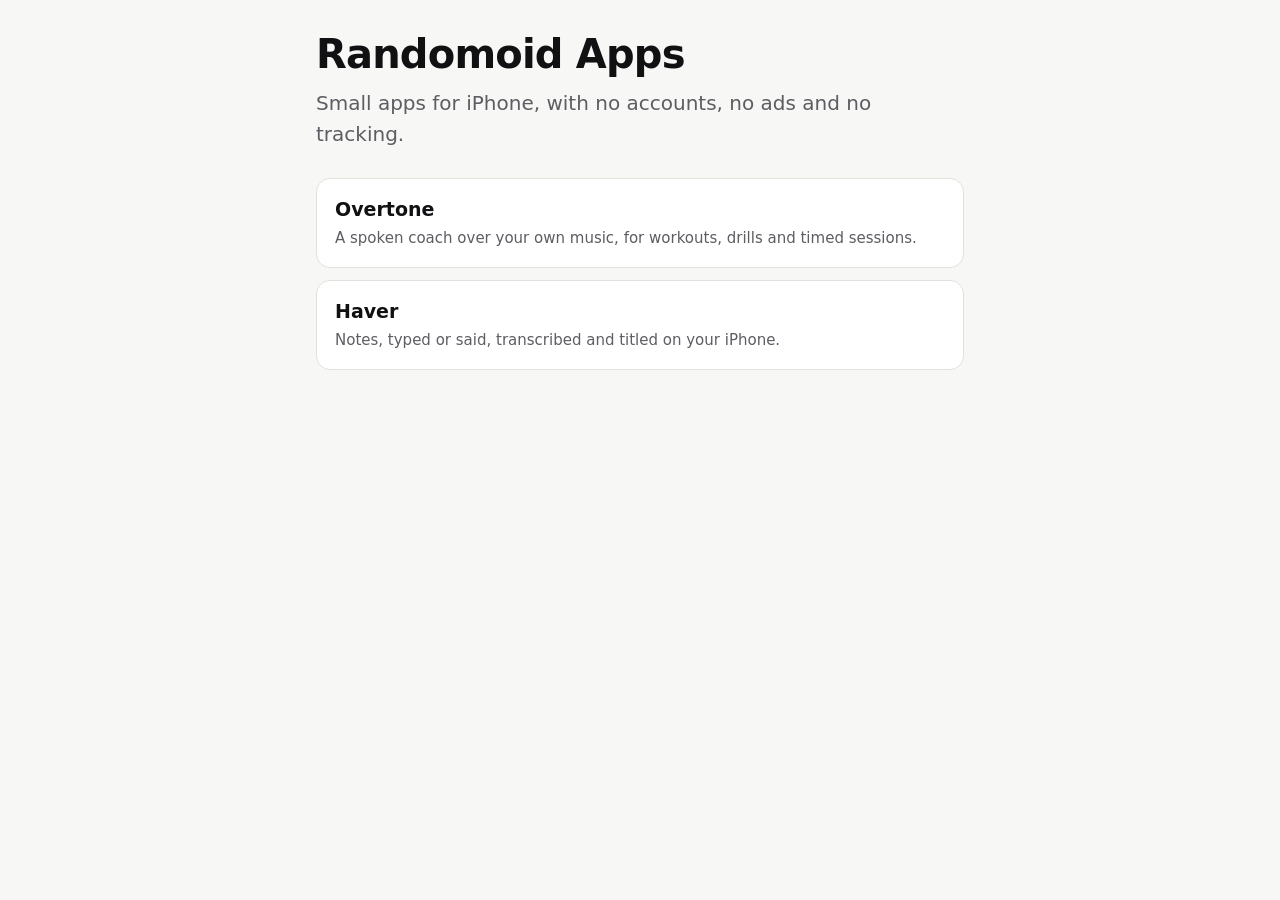
<file: index.html>
<!doctype html>
<html lang="en">
<head>
<meta charset="utf-8">
<meta name="viewport" content="width=device-width, initial-scale=1">
<title>Randomoid Apps</title>
<meta name="description" content="Small apps for iPhone that keep what you do on your phone.">
<link rel="stylesheet" href="style.css">
</head>
<body class="home">
<main>
  <h1>Randomoid Apps</h1>
  <p class="lead">Small apps for iPhone, with no accounts, no ads and no tracking.</p>
  <ul class="apps">
    <li><a href="overtone/"><strong>Overtone</strong>
      <span class="muted">A spoken coach over your own music, for workouts, drills and timed sessions.</span></a></li>
    <li><a href="haver/"><strong>Haver</strong>
      <span class="muted">Notes, typed or said, transcribed and titled on your iPhone.</span></a></li>
  </ul>
</main>
</body>
</html>
</file>
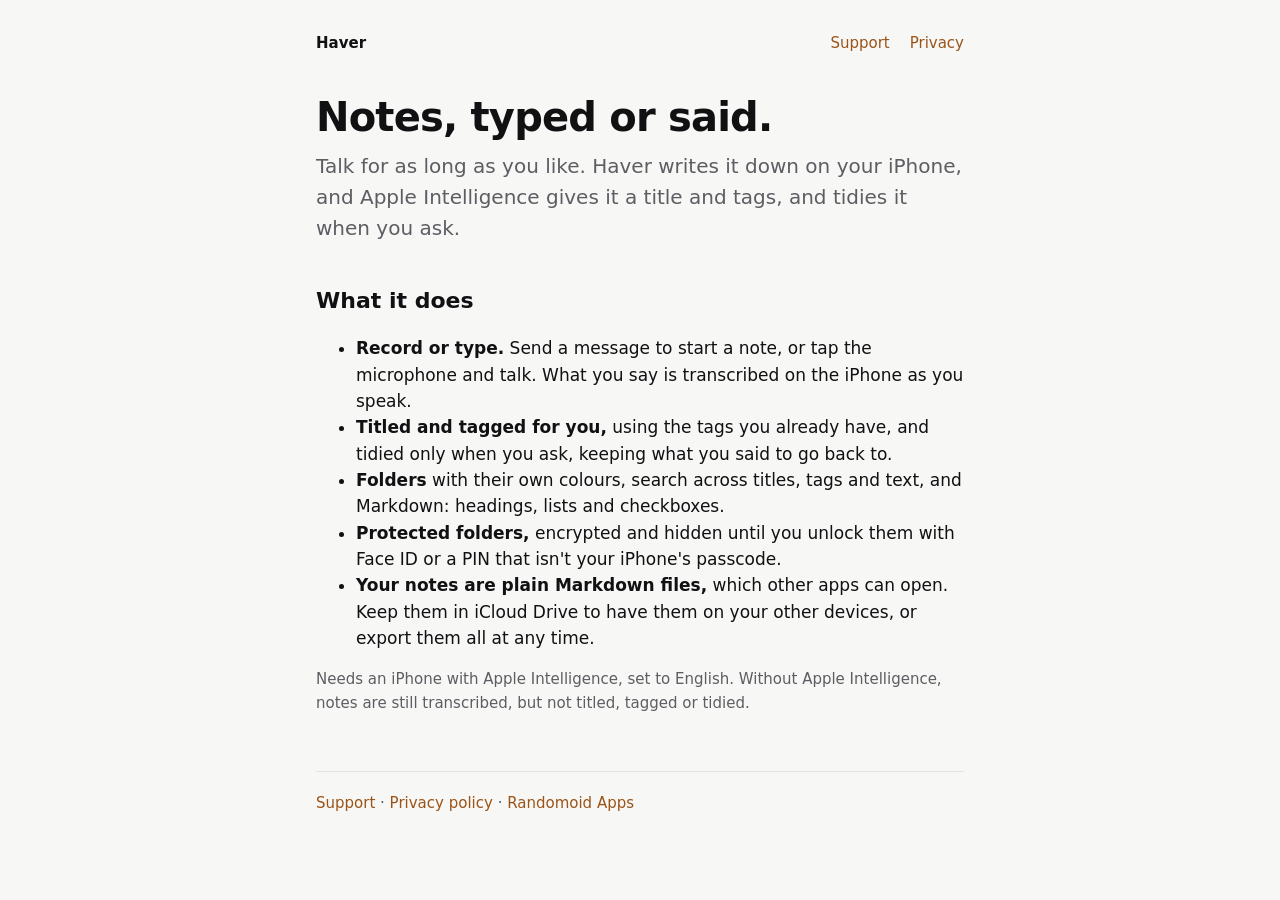
<file: haver/index.html>
<!doctype html>
<html lang="en">
<head>
<meta charset="utf-8">
<meta name="viewport" content="width=device-width, initial-scale=1">
<title>Haver</title>
<link rel="stylesheet" href="../style.css">
</head>
<body class="haver">
<main>
  <nav>
    <a href="./">Haver</a>
    <a href="support.html">Support</a>
    <a href="privacy.html">Privacy</a>
  </nav>
  <h1>Notes, typed or said.</h1>
  <p class="lead">Talk for as long as you like. Haver writes it down on your iPhone, and Apple
    Intelligence gives it a title and tags, and tidies it when you ask.</p>

  <h2>What it does</h2>
  <ul>
    <li><strong>Record or type.</strong> Send a message to start a note, or tap the microphone and talk.
      What you say is transcribed on the iPhone as you speak.</li>
    <li><strong>Titled and tagged for you,</strong> using the tags you already have, and tidied only when
      you ask, keeping what you said to go back to.</li>
    <li><strong>Folders</strong> with their own colours, search across titles, tags and text, and
      Markdown: headings, lists and checkboxes.</li>
    <li><strong>Protected folders,</strong> encrypted and hidden until you unlock them with Face ID or a PIN
      that isn't your iPhone's passcode.</li>
    <li><strong>Your notes are plain Markdown files,</strong> which other apps can open. Keep them in iCloud
      Drive to have them on your other devices, or export them all at any time.</li>
  </ul>
  <p class="muted">Needs an iPhone with Apple Intelligence, set to English. Without Apple Intelligence,
    notes are still transcribed, but not titled, tagged or tidied.</p>

  <footer class="muted">
    <a href="support.html">Support</a> · <a href="privacy.html">Privacy policy</a> · <a href="../">Randomoid Apps</a>
  </footer>
</main>
</body>
</html>
</file>
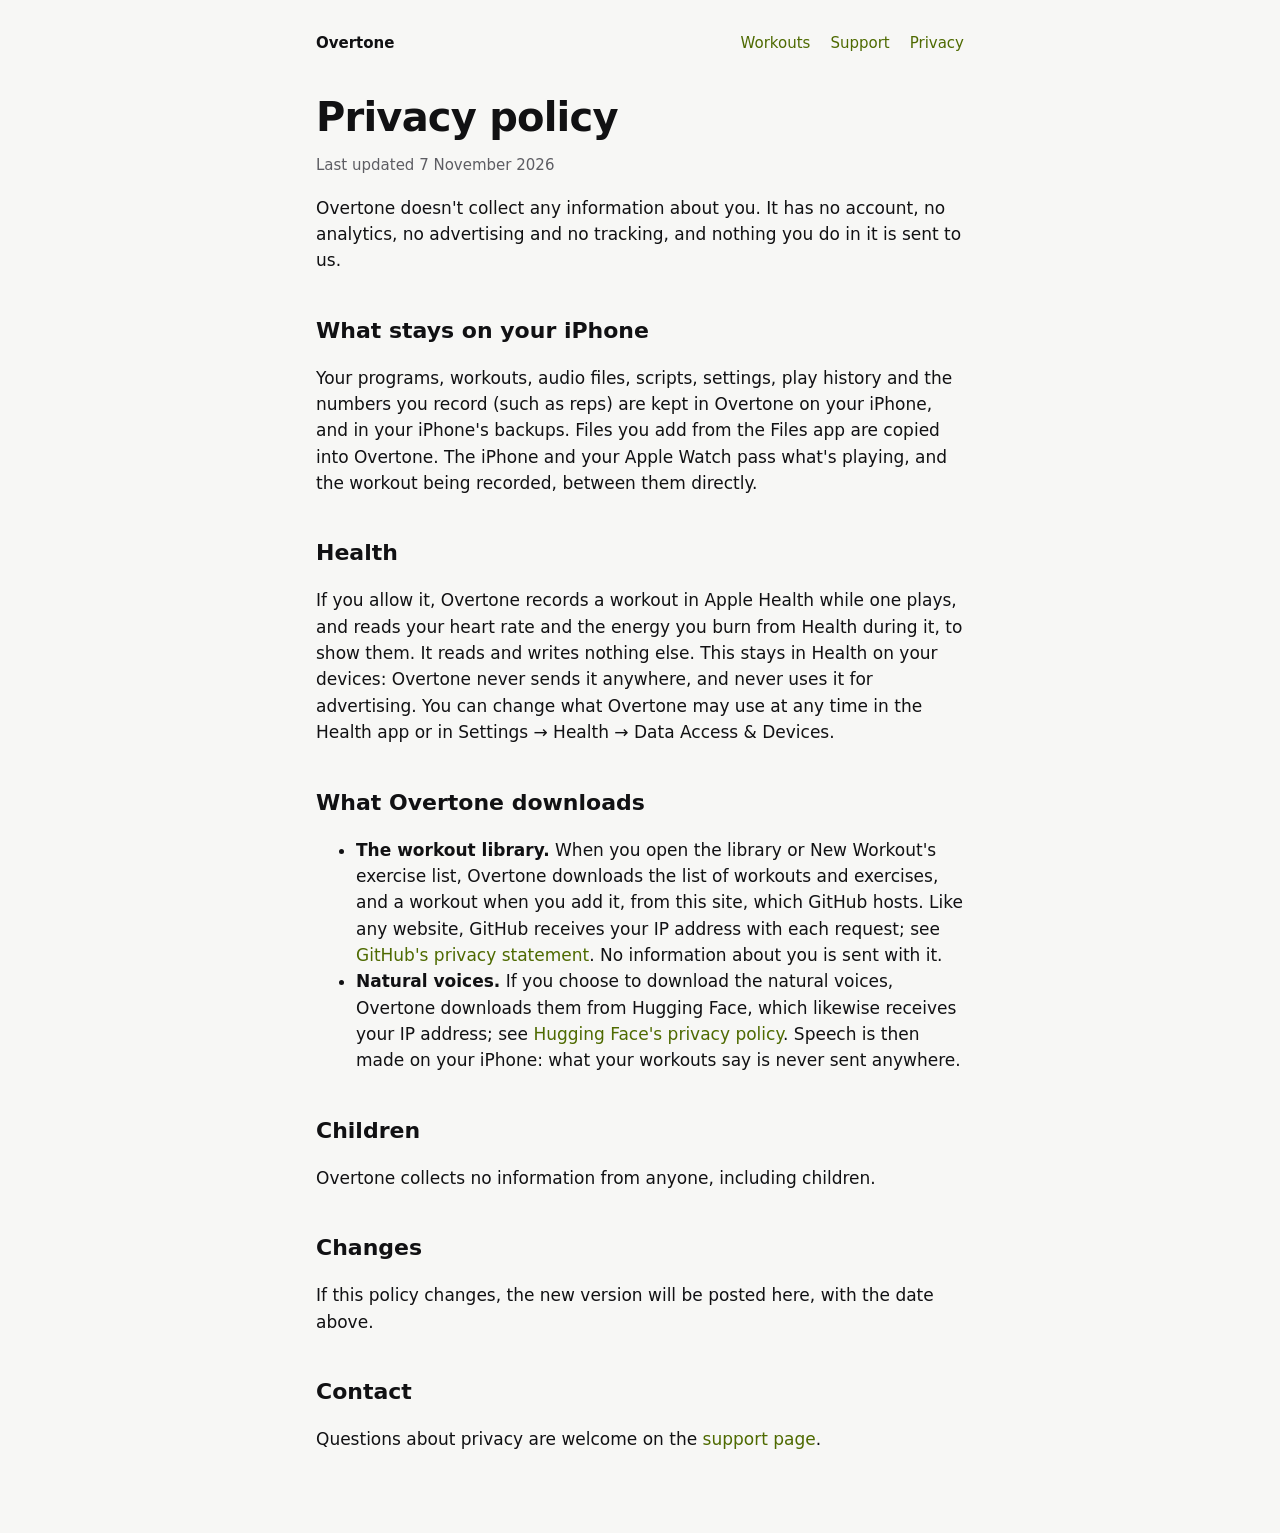
<file: privacy.html>
<!doctype html>
<html lang="en">
<head>
<meta charset="utf-8">
<meta name="viewport" content="width=device-width, initial-scale=1">
<title>Overtone Privacy Policy</title>
<link rel="stylesheet" href="style.css">
</head>
<body>
<main>
  <nav>
    <a href="./">Overtone</a>
    <a href="https://github.com/overtone-workouts/overtone-workouts">Workouts</a>
    <a href="support.html">Support</a>
    <a href="privacy.html">Privacy</a>
  </nav>
  <h1>Privacy policy</h1>
  <p class="muted">Last updated 7 November 2026</p>

  <p>Overtone doesn't collect any information about you. It has no account, no analytics, no
    advertising and no tracking, and nothing you do in it is sent to us.</p>

  <h2>What stays on your iPhone</h2>
  <p>Your programs, workouts, audio files, scripts, settings, play history and the numbers you
    record (such as reps) are kept in Overtone on your iPhone, and in your iPhone's backups. Files you
    add from the Files app are copied into Overtone. The iPhone and your Apple Watch pass what's
    playing, and the workout being recorded, between them directly.</p>

  <h2>Health</h2>
  <p>If you allow it, Overtone records a workout in Apple Health while one plays, and reads your
    heart rate and the energy you burn from Health during it, to show them. It reads and writes nothing
    else. This stays in Health on your devices: Overtone never sends it anywhere, and never uses it for
    advertising. You can change what Overtone may use at any time in the Health app or in Settings →
    Health → Data Access &amp; Devices.</p>

  <h2>What Overtone downloads</h2>
  <ul>
    <li><strong>The workout library.</strong> When you open the library or New Workout's exercise list,
      Overtone downloads the list of workouts and exercises, and a workout when you add it, from this
      site, which GitHub hosts. Like any website, GitHub receives your IP address with each request;
      see <a href="https://docs.github.com/site-policy/privacy-policies/github-general-privacy-statement">GitHub's
      privacy statement</a>. No information about you is sent with it.</li>
    <li><strong>Natural voices.</strong> If you choose to download the natural voices, Overtone downloads
      them from Hugging Face, which likewise receives your IP address; see
      <a href="https://huggingface.co/privacy">Hugging Face's privacy policy</a>. Speech is then made on
      your iPhone: what your workouts say is never sent anywhere.</li>
  </ul>

  <h2>Children</h2>
  <p>Overtone collects no information from anyone, including children.</p>

  <h2>Changes</h2>
  <p>If this policy changes, the new version will be posted here, with the date above.</p>

  <h2>Contact</h2>
  <p>Questions about privacy are welcome on the <a href="support.html">support page</a>.</p>
</main>
</body>
</html>
</file>
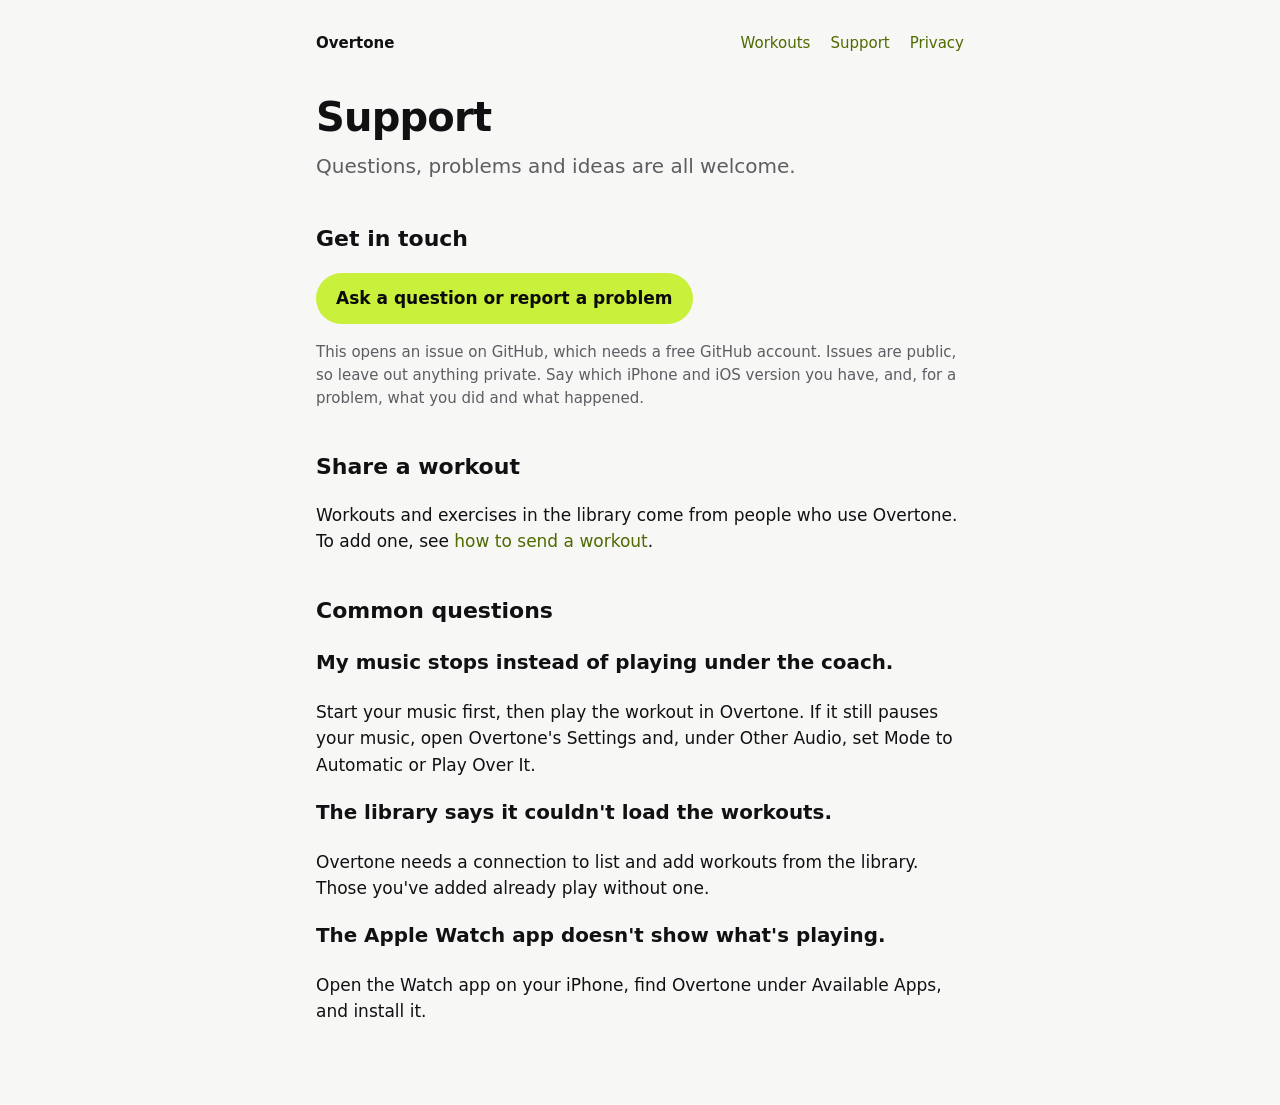
<file: support.html>
<!doctype html>
<html lang="en">
<head>
<meta charset="utf-8">
<meta name="viewport" content="width=device-width, initial-scale=1">
<title>Overtone Support</title>
<link rel="stylesheet" href="style.css">
</head>
<body>
<main>
  <nav>
    <a href="./">Overtone</a>
    <a href="https://github.com/overtone-workouts/overtone-workouts">Workouts</a>
    <a href="support.html">Support</a>
    <a href="privacy.html">Privacy</a>
  </nav>
  <h1>Support</h1>
  <p class="lead">Questions, problems and ideas are all welcome.</p>

  <h2>Get in touch</h2>
  <p><a class="button" href="https://github.com/overtone-workouts/overtone-workouts.github.io/issues/new">Ask a question or report a problem</a></p>
  <p class="muted">This opens an issue on GitHub, which needs a free GitHub account. Issues are public,
    so leave out anything private. Say which iPhone and iOS version you have, and, for a problem, what you
    did and what happened.</p>

  <h2>Share a workout</h2>
  <p>Workouts and exercises in the library come from people who use Overtone. To add one, see
    <a href="https://github.com/overtone-workouts/overtone-workouts#readme">how to send a workout</a>.</p>

  <h2>Common questions</h2>
  <h3>My music stops instead of playing under the coach.</h3>
  <p>Start your music first, then play the workout in Overtone. If it still pauses your music, open
    Overtone's Settings and, under Other Audio, set Mode to Automatic or Play Over It.</p>
  <h3>The library says it couldn't load the workouts.</h3>
  <p>Overtone needs a connection to list and add workouts from the library. Those you've added already
    play without one.</p>
  <h3>The Apple Watch app doesn't show what's playing.</h3>
  <p>Open the Watch app on your iPhone, find Overtone under Available Apps, and install it.</p>
</main>
</body>
</html>
</file>
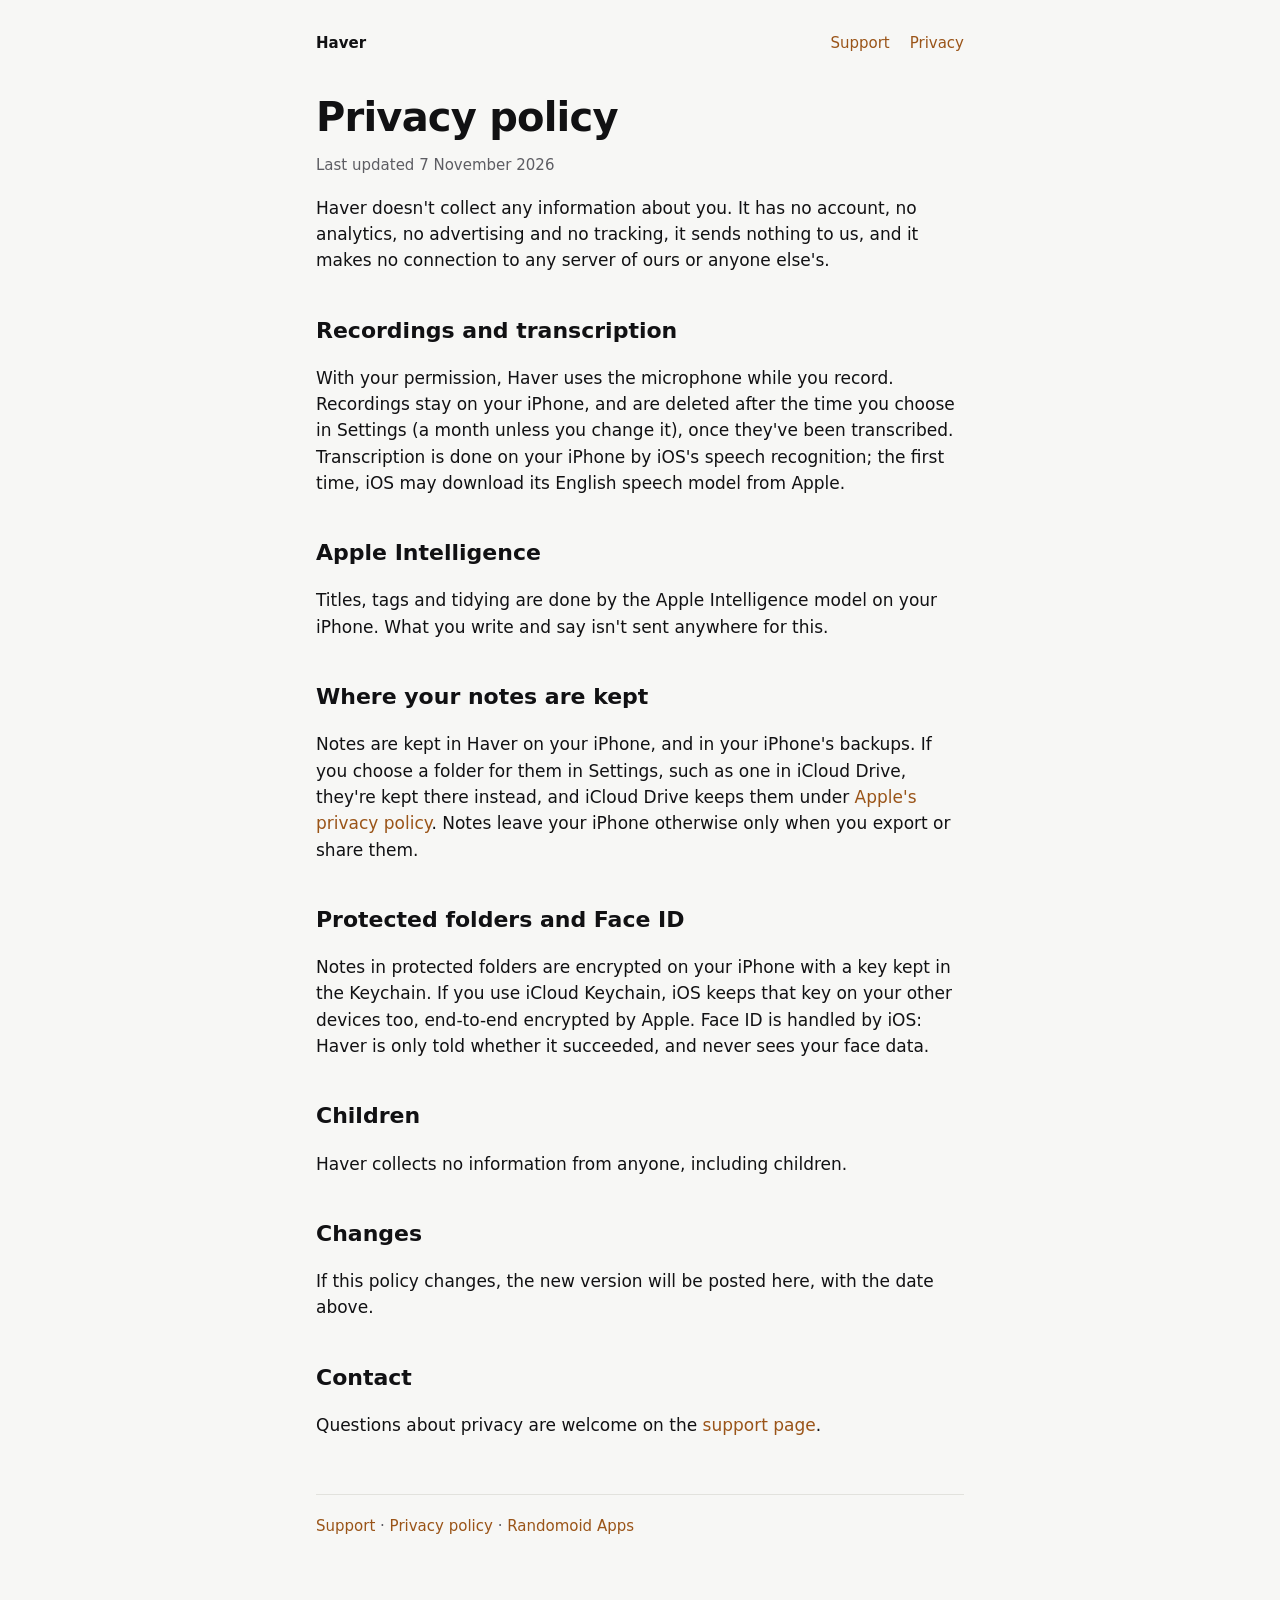
<file: haver/privacy.html>
<!doctype html>
<html lang="en">
<head>
<meta charset="utf-8">
<meta name="viewport" content="width=device-width, initial-scale=1">
<title>Haver Privacy Policy</title>
<link rel="stylesheet" href="../style.css">
</head>
<body class="haver">
<main>
  <nav>
    <a href="./">Haver</a>
    <a href="support.html">Support</a>
    <a href="privacy.html">Privacy</a>
  </nav>
  <h1>Privacy policy</h1>
  <p class="muted">Last updated 7 November 2026</p>

  <p>Haver doesn't collect any information about you. It has no account, no analytics, no advertising
    and no tracking, it sends nothing to us, and it makes no connection to any server of ours or anyone
    else's.</p>

  <h2>Recordings and transcription</h2>
  <p>With your permission, Haver uses the microphone while you record. Recordings stay on your iPhone,
    and are deleted after the time you choose in Settings (a month unless you change it), once they've
    been transcribed. Transcription is done on your iPhone by iOS's speech recognition; the first time,
    iOS may download its English speech model from Apple.</p>

  <h2>Apple Intelligence</h2>
  <p>Titles, tags and tidying are done by the Apple Intelligence model on your iPhone. What you write
    and say isn't sent anywhere for this.</p>

  <h2>Where your notes are kept</h2>
  <p>Notes are kept in Haver on your iPhone, and in your iPhone's backups. If you choose a folder for
    them in Settings, such as one in iCloud Drive, they're kept there instead, and iCloud Drive keeps
    them under <a href="https://www.apple.com/legal/privacy/">Apple's privacy policy</a>. Notes leave
    your iPhone otherwise only when you export or share them.</p>

  <h2>Protected folders and Face ID</h2>
  <p>Notes in protected folders are encrypted on your iPhone with a key kept in the Keychain. If you use
    iCloud Keychain, iOS keeps that key on your other devices too, end-to-end encrypted by Apple. Face ID
    is handled by iOS: Haver is only told whether it succeeded, and never sees your face data.</p>

  <h2>Children</h2>
  <p>Haver collects no information from anyone, including children.</p>

  <h2>Changes</h2>
  <p>If this policy changes, the new version will be posted here, with the date above.</p>

  <h2>Contact</h2>
  <p>Questions about privacy are welcome on the <a href="support.html">support page</a>.</p>

  <footer class="muted">
    <a href="support.html">Support</a> · <a href="privacy.html">Privacy policy</a> · <a href="../">Randomoid Apps</a>
  </footer>
</main>
</body>
</html>
</file>
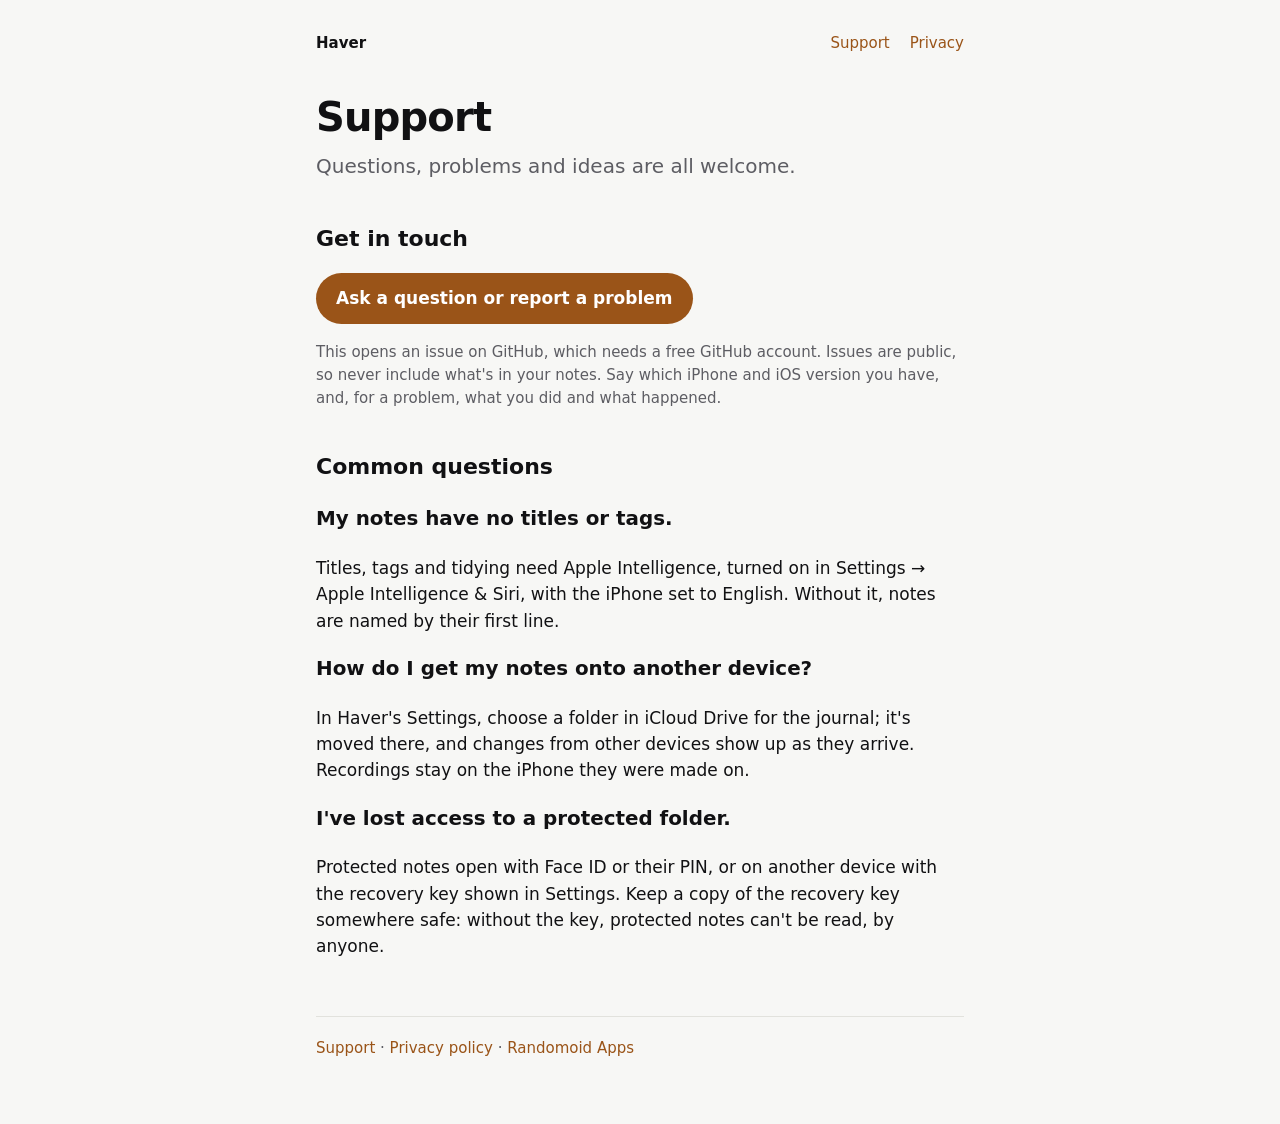
<file: haver/support.html>
<!doctype html>
<html lang="en">
<head>
<meta charset="utf-8">
<meta name="viewport" content="width=device-width, initial-scale=1">
<title>Haver Support</title>
<link rel="stylesheet" href="../style.css">
</head>
<body class="haver">
<main>
  <nav>
    <a href="./">Haver</a>
    <a href="support.html">Support</a>
    <a href="privacy.html">Privacy</a>
  </nav>
  <h1>Support</h1>
  <p class="lead">Questions, problems and ideas are all welcome.</p>

  <h2>Get in touch</h2>
  <p><a class="button" href="https://github.com/randomoid-apps/randomoid-apps.github.io/issues/new?title=Haver%3A%20">Ask a question or report a problem</a></p>
  <p class="muted">This opens an issue on GitHub, which needs a free GitHub account. Issues are public,
    so never include what's in your notes. Say which iPhone and iOS version you have, and, for a problem,
    what you did and what happened.</p>

  <h2>Common questions</h2>
  <h3>My notes have no titles or tags.</h3>
  <p>Titles, tags and tidying need Apple Intelligence, turned on in Settings → Apple Intelligence &amp;
    Siri, with the iPhone set to English. Without it, notes are named by their first line.</p>
  <h3>How do I get my notes onto another device?</h3>
  <p>In Haver's Settings, choose a folder in iCloud Drive for the journal; it's moved there, and changes
    from other devices show up as they arrive. Recordings stay on the iPhone they were made on.</p>
  <h3>I've lost access to a protected folder.</h3>
  <p>Protected notes open with Face ID or their PIN, or on another device with the recovery key shown in
    Settings. Keep a copy of the recovery key somewhere safe: without the key, protected notes can't be
    read, by anyone.</p>

  <footer class="muted">
    <a href="support.html">Support</a> · <a href="privacy.html">Privacy policy</a> · <a href="../">Randomoid Apps</a>
  </footer>
</main>
</body>
</html>
</file>
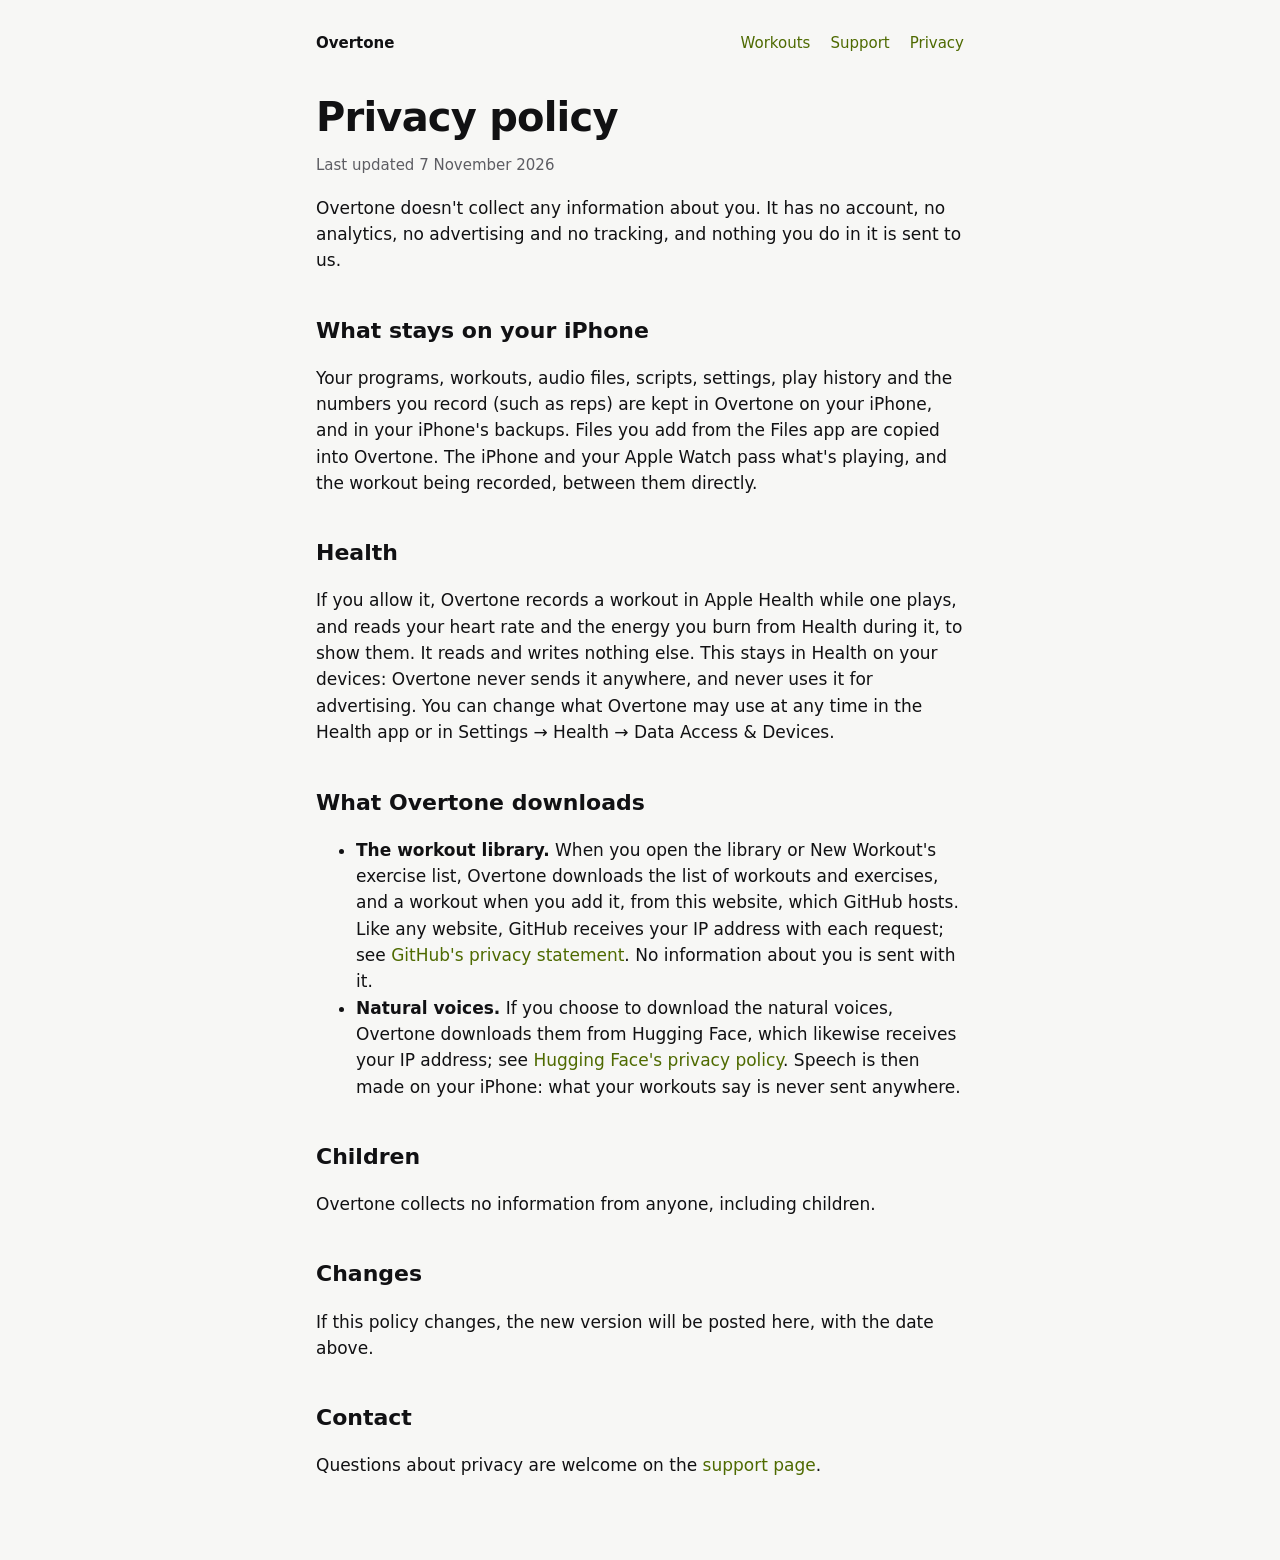
<file: overtone/privacy.html>
<!doctype html>
<html lang="en">
<head>
<meta charset="utf-8">
<meta name="viewport" content="width=device-width, initial-scale=1">
<title>Overtone Privacy Policy</title>
<link rel="stylesheet" href="../style.css">
</head>
<body>
<main>
  <nav>
    <a href="./">Overtone</a>
    <a href="https://github.com/randomoid-apps/overtone-workouts">Workouts</a>
    <a href="support.html">Support</a>
    <a href="privacy.html">Privacy</a>
  </nav>
  <h1>Privacy policy</h1>
  <p class="muted">Last updated 7 November 2026</p>

  <p>Overtone doesn't collect any information about you. It has no account, no analytics, no
    advertising and no tracking, and nothing you do in it is sent to us.</p>

  <h2>What stays on your iPhone</h2>
  <p>Your programs, workouts, audio files, scripts, settings, play history and the numbers you
    record (such as reps) are kept in Overtone on your iPhone, and in your iPhone's backups. Files you
    add from the Files app are copied into Overtone. The iPhone and your Apple Watch pass what's
    playing, and the workout being recorded, between them directly.</p>

  <h2>Health</h2>
  <p>If you allow it, Overtone records a workout in Apple Health while one plays, and reads your
    heart rate and the energy you burn from Health during it, to show them. It reads and writes nothing
    else. This stays in Health on your devices: Overtone never sends it anywhere, and never uses it for
    advertising. You can change what Overtone may use at any time in the Health app or in Settings →
    Health → Data Access &amp; Devices.</p>

  <h2>What Overtone downloads</h2>
  <ul>
    <li><strong>The workout library.</strong> When you open the library or New Workout's exercise list,
      Overtone downloads the list of workouts and exercises, and a workout when you add it, from this
      website, which GitHub hosts. Like any website, GitHub receives your IP address with each request;
      see <a href="https://docs.github.com/site-policy/privacy-policies/github-general-privacy-statement">GitHub's
      privacy statement</a>. No information about you is sent with it.</li>
    <li><strong>Natural voices.</strong> If you choose to download the natural voices, Overtone downloads
      them from Hugging Face, which likewise receives your IP address; see
      <a href="https://huggingface.co/privacy">Hugging Face's privacy policy</a>. Speech is then made on
      your iPhone: what your workouts say is never sent anywhere.</li>
  </ul>

  <h2>Children</h2>
  <p>Overtone collects no information from anyone, including children.</p>

  <h2>Changes</h2>
  <p>If this policy changes, the new version will be posted here, with the date above.</p>

  <h2>Contact</h2>
  <p>Questions about privacy are welcome on the <a href="support.html">support page</a>.</p>
</main>
</body>
</html>
</file>
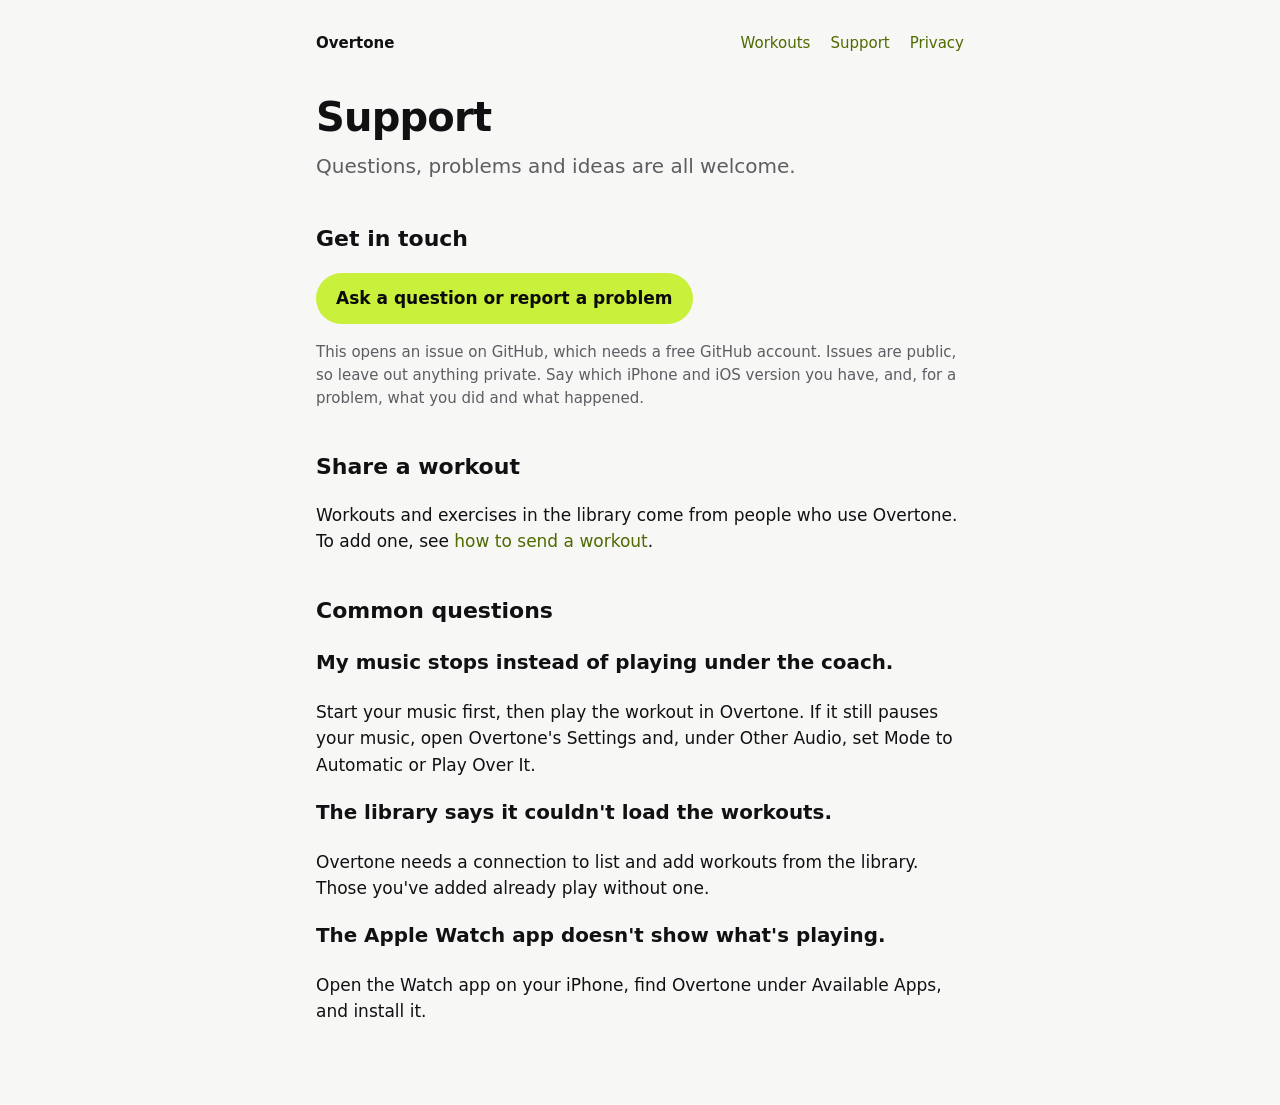
<file: overtone/support.html>
<!doctype html>
<html lang="en">
<head>
<meta charset="utf-8">
<meta name="viewport" content="width=device-width, initial-scale=1">
<title>Overtone Support</title>
<link rel="stylesheet" href="../style.css">
</head>
<body>
<main>
  <nav>
    <a href="./">Overtone</a>
    <a href="https://github.com/randomoid-apps/overtone-workouts">Workouts</a>
    <a href="support.html">Support</a>
    <a href="privacy.html">Privacy</a>
  </nav>
  <h1>Support</h1>
  <p class="lead">Questions, problems and ideas are all welcome.</p>

  <h2>Get in touch</h2>
  <p><a class="button" href="https://github.com/randomoid-apps/randomoid-apps.github.io/issues/new?title=Overtone%3A%20">Ask a question or report a problem</a></p>
  <p class="muted">This opens an issue on GitHub, which needs a free GitHub account. Issues are public,
    so leave out anything private. Say which iPhone and iOS version you have, and, for a problem, what you
    did and what happened.</p>

  <h2>Share a workout</h2>
  <p>Workouts and exercises in the library come from people who use Overtone. To add one, see
    <a href="https://github.com/randomoid-apps/overtone-workouts#readme">how to send a workout</a>.</p>

  <h2>Common questions</h2>
  <h3>My music stops instead of playing under the coach.</h3>
  <p>Start your music first, then play the workout in Overtone. If it still pauses your music, open
    Overtone's Settings and, under Other Audio, set Mode to Automatic or Play Over It.</p>
  <h3>The library says it couldn't load the workouts.</h3>
  <p>Overtone needs a connection to list and add workouts from the library. Those you've added already
    play without one.</p>
  <h3>The Apple Watch app doesn't show what's playing.</h3>
  <p>Open the Watch app on your iPhone, find Overtone under Available Apps, and install it.</p>
</main>
</body>
</html>
</file>
<file: style.css>
:root {
  --bg: #f7f7f5;
  --ink: #111113;
  --muted: #5d5d63;
  --accent: #4e6a00;
  --fill: #c9f03a;
  --on-fill: #0b0b0c;
  --card: #ffffff;
  --line: #e2e2dd;
}
@media (prefers-color-scheme: dark) {
  :root {
    --bg: #0b0b0c;
    --ink: #f2f2ee;
    --muted: #a3a3a8;
    --accent: #d7ff3a;
    --fill: #d7ff3a;
    --on-fill: #0b0b0c;
    --card: #17171a;
    --line: #2a2a2e;
  }
}
* { box-sizing: border-box; }
body {
  margin: 0;
  background: var(--bg);
  color: var(--ink);
  font: 17px/1.55 -apple-system, BlinkMacSystemFont, "Segoe UI", system-ui, sans-serif;
}
main { max-width: 680px; margin: 0 auto; padding: 32px 16px 64px; }
nav { display: flex; gap: 20px; flex-wrap: wrap; margin-bottom: 40px; font-size: 15px; }
nav a:first-child { font-weight: 700; color: var(--ink); margin-right: auto; }
a { color: var(--accent); text-decoration: none; }
a:hover { text-decoration: underline; }
h1 { font-size: 40px; line-height: 1.1; letter-spacing: -0.02em; margin: 0 0 12px; }
h2 { font-size: 22px; margin: 40px 0 8px; }
p, li { color: var(--ink); }
.lead { font-size: 20px; color: var(--muted); margin: 0 0 28px; }
.muted { color: var(--muted); font-size: 15px; }
.button {
  display: inline-block; background: var(--fill); color: var(--on-fill);
  font-weight: 600; padding: 12px 20px; border-radius: 999px;
}
.button:hover { text-decoration: none; filter: brightness(0.95); }
.workouts { list-style: none; padding: 0; margin: 16px 0 0; display: grid; gap: 10px; }
.workouts li {
  display: flex; gap: 14px; align-items: center;
  background: var(--card); border: 1px solid var(--line); border-radius: 14px; padding: 10px;
}
.workouts img { width: 56px; height: 56px; border-radius: 10px; object-fit: cover; flex: none; }
.workouts strong { display: block; }
footer { margin-top: 56px; padding-top: 20px; border-top: 1px solid var(--line); }

/* Each app's pages take its own accent. */
body.haver { --accent: #9a5418; --fill: #9a5418; --on-fill: #ffffff; }
@media (prefers-color-scheme: dark) {
  body.haver { --accent: #e8b46a; --fill: #e8b46a; --on-fill: #0b0b0c; }
}
body.home { --accent: var(--ink); }
.apps { list-style: none; padding: 0; display: grid; gap: 12px; }
.apps a {
  display: block; background: var(--card); border: 1px solid var(--line); border-radius: 14px;
  padding: 16px 18px; color: var(--ink);
}
.apps a:hover { text-decoration: none; border-color: var(--muted); }
.apps strong { display: block; font-size: 19px; }
</file>
